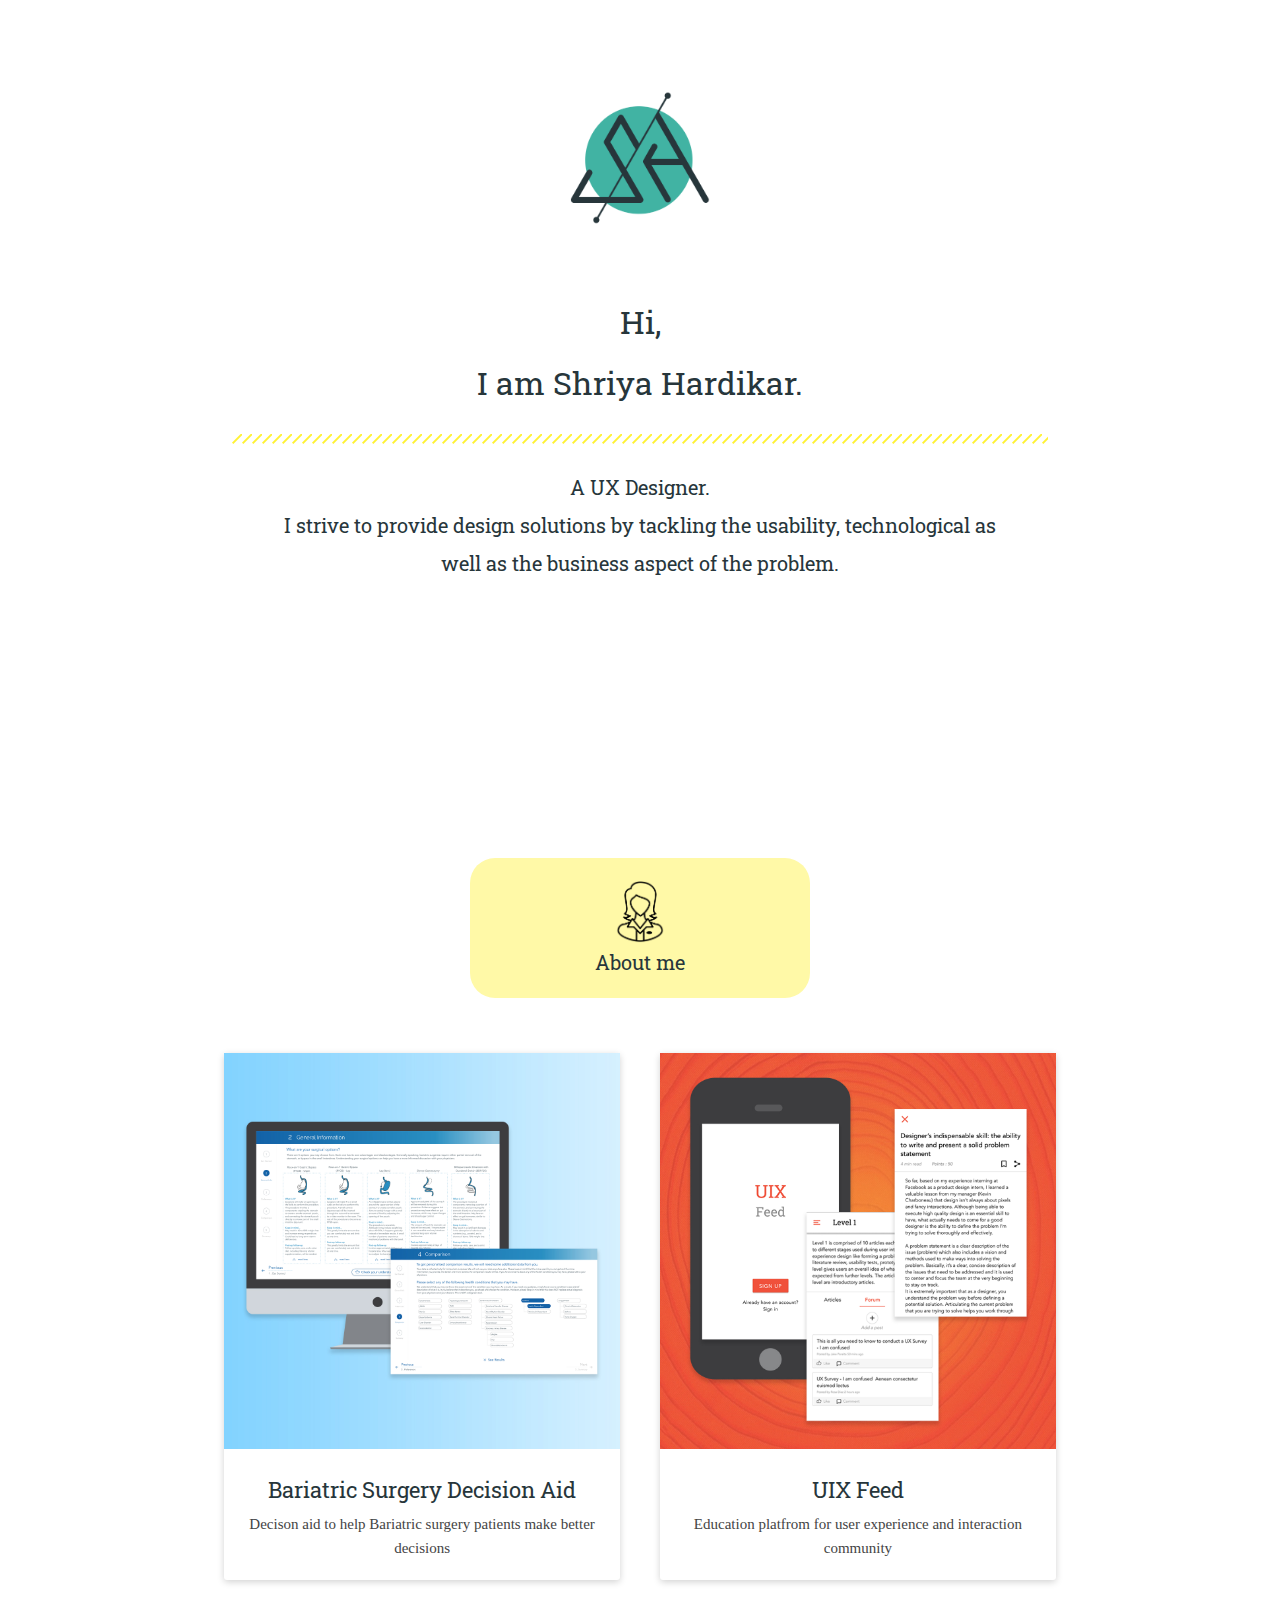
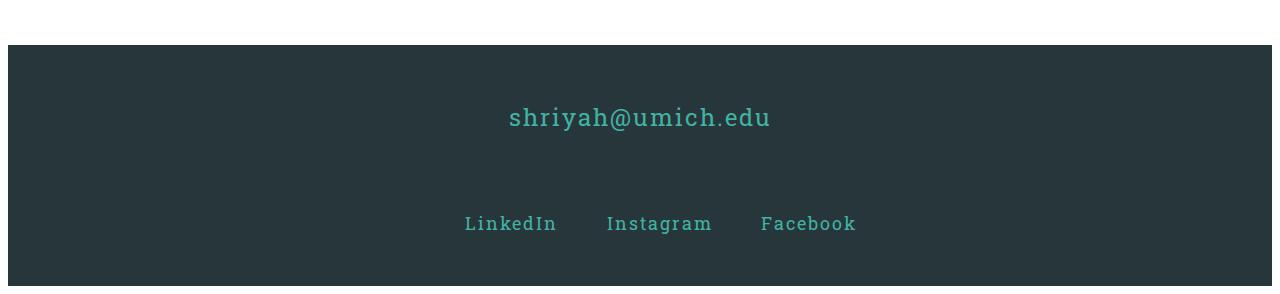
<file: index.html>
<!DOCTYPE html>
<html lang="en"> 

    <head>

        <meta charset="utf-8">
        <title>Shriya Hardikar</title>
        <meta name="description" content="I am Shriya Hardikar, a User Experience Researcher and an Interface Designer. This website shows the projects I am currently working on and have worked before.">
        <meta name="author" content="Shriya Hardikar">

        <meta name="viewport" content="width=device-width, initial-scale=1">


        <link href='https://fonts.googleapis.com/css?family=Roboto+Slab' rel='stylesheet' type='text/css'>
        <link href='https://fonts.googleapis.com/css?family=Roboto' rel='stylesheet' type='text/css'>
<!--         <link href='https://fonts.googleapis.com/css?family=Avenir' rel='stylesheet' type='text/css'> -->


        <link rel="stylesheet" href="css/layout.css">

        <link rel="shortcut icon" href="/images/shri-favicon.png" >

    </head>


    <body>

        <header role="banner" id="home">


            <!--Introduction-->
            <div class="row banner">
                <div class="logo">
                    <a href="index.html"><img src="images/shriyalogo.png" alt="Brand Logo"></a>
                </div>

                <div class="banner-text">

                    <h1>Hi,<br>I am Shriya Hardikar.
                    </h1>
                    <hr>
                    <h2>A UX Designer.<br>I strive to provide design solutions by tackling the usability, technological as well as the business aspect of the problem.
                    </h2>



                </div>





            </div>
        </header> 



        <!--Portfolio-->
        <section id="portfolio" role="main">

            <div class="row projects">


                <a href="about.html">
                    <div class="row item" id="about_me">
                        <div class="logo">
                            <img src="images/profile_icon.png" alt="Profile icons">
                        </div>

                        <h3>
                            About me
                        </h3>

                    </div>
                </a>


                <div class="twelve columns main-col">



                    <div class="row item">


                        <div class="each-project five columns">
                            <a href="bariatricsurgerydecisionaid.html">
                                <div class="each-project-img">
                                    <img src="images/BariatricSurgery/Bariatric-logo.jpg" alt="Bariatric Surgery Inferface">
                                </div>
                                <div class="each-project-text">


                                    <h3>Bariatric Surgery Decision Aid</h3>

                                    <h4>Decison aid to help Bariatric surgery patients make better decisions</h4>
                                </div></a>
                        </div>




                        <div class="each-project five columns">
                            <a href="uixfeed.html">
                                <div class="each-project-img">
                                    <img src="images/UIXFeed/uixfeed-1.jpg" alt="UIX Feed Interface">
                                </div>
                                <div class="each-project-text">


                                    <h3>UIX Feed</h3>

                                    <h4>Education platfrom for user experience and interaction community</h4>
                                </div>
                            </a>
                        </div>



                    </div> 
                </div>
            </div> 
        </section> 


        <!--Contact-->
        <section id="contact">
            <div class="banner">
                <div class="banner-text">
                    <h2><a href="mailto:shriyah@umich.edu">shriyah@umich.edu</a></h2>
                </div>
            </div>


        </section> 



        <!--Footer-->
        <footer role="contentinfo">
            <div class="row">

                <div class="twelve columns">
                    <ul class="social-links">
                        <li><a href="https://www.linkedin.com/in/shriyahardikar/">LinkedIn</a></li>
                        <li><a href="https://www.instagram.com/hardy16_/">Instagram</a></li>
                        <li><a href="https://www.facebook.com/shriya.hardikar">Facebook</a></li>
                    </ul>
                </div>

            </div>
        </footer>

    </body>

</html>
</file>
<file: css/layout.css>
body {
    background: #fff;

}


a, a:visited {
    text-decoration: none;
    outline: 0;
    color: #000;

}
a:hover, a:focus { color: #313131; }


img {
    max-width: 100%;
    height: auto;
}


.row {
    width: 100%;
    max-width: 1020px;
    margin: 0 auto;
}

.row .row { width: auto; max-width: none; margin: 35px ; }

/* row clearing */
.row:before,
.row:after {
    content: " ";
    display: table;
}
.row:after {
    clear: both;
}


/* column widths */
.row .one         { width: 8.33333%; }
.row .two         { width: 16.66667%; }
.row .three       { width: 25%; }
.row .four        { width: 33.33333%; }
.row .five        { width: 41.66667%; }
.row .six         { width: 50%; }
.row .seven       { width: 58.33333%; }
.row .eight       { width: 66.66667%; }
.row .nine        { width: 75%; }
.row .ten         { width: 83.33333%; }
.row .eleven      { width: 91.66667%; }
.row .twelve      { width: 100%; }



.container {
    width: 1200px;
    margin: 50px auto;
}


header {
    position: relative;
    height: 800px;
    min-height: 500px;
    width: 100%;
    background-color: #fff;
    text-align: center;
    overflow: hidden;
}

header .banner {

    padding-top: 80px;
    display: inline-block;
    vertical-align: middle;
    margin: 0 auto;
    width: 85%;
    text-align: center;
}

header .banner-text { 
    width: 100%; 
    margin-top: 60px;
    margin-bottom: 60px;
}

header .banner-text h1 {
    font: 32px/1.9em 'Roboto Slab', serif;
    color: #27363b;
    margin: 0 auto;
    width: 70%;
    text-align: center;
    margin-bottom: 20px;
}

header .banner-text h2 {
    font: 20px/1.9em 'Roboto Slab', serif;
    color: #27363b;
    margin: 0 auto;
    width: 70%;
    text-align: center;
    margin-bottom: 20px;
    /*    text-shadow: 0px 1px 2px rgba(0, 0, 0, .5);*/
}


header .banner-text h3 {
    font: 20px/1.9em 'Avenir', serif;
    color: #444;
    margin: 0 auto;
    width: 70%;
    text-align: center;

    /*    text-shadow: 0px 1px 2px rgba(0, 0, 0, .5);*/
}


header .banner-text hr {
    width: 80%;
    margin: 18px auto 24px auto;
    height: 10px;
    background: url("../images/others/dash.png") repeat-x 0 0;

    border: 0;
}


header .banner .logo img{
    height: 140px;
    width: auto;
    position: relative;

}





li a, li a:visited { color: #41b3a3; }
li a:hover, li a:focus { color: #fff234; }


#about_me{
    background: #fff9a7;
    overflow: hidden;
    width: 300px;
    height: 100px;
    margin: 0 auto;
    border-radius: 25px;
    display: grid;
    padding: 20px;
}

#about_me h3{
    font: 20px 'Roboto Slab', serif;
    color: #27363b;
    margin: 0 auto;

    text-align: center;

}

#about_me img{

    width: 50px;
    height: auto;
    margin: 0 auto;
}

#about_me .logo{

    text-align: center;
}

#about {
    background: #fff;
    overflow: hidden;
}

#about a, #about a:visited  { color: #444; }
#about a:hover, #about a:focus { color: #444; }

#about h2 {
    font: 22px/30px 'opensans-bold', sans-serif;
    color: #fff;
    margin-bottom: 12px;
}
#about p {
    line-height: 30px;
    font: 15px/24px 'Roboto', serif; 
    color: #7A7A7A;
    margin: 0px;
    /*    padding-right: 20px;*/
}
#about .profile-pic {
    position: relative;
    width: 120px;
    height: 120px;
    border-radius: 100%;
}

#about .about-me h1{
    margin-bottom: 48px;
    text-align: right;
    padding-right: 20px;
}

#about .about-me h1 span{
    font-family: "Roboto Slab";
    letter-spacing: 3px;
    text-align: center;
    margin-bottom: 0px;
    font-size: 22px;
    color: #fff;
}


#about .explain-para hr{
    width: 60%;
    margin: 5px auto 5px auto;
    height: 10px;
    background: url("../images/others/dash.png") repeat-x 0 0;

    border: 0;
}




#about .about-heading h1{
    font: 40px/24px 'Roboto Slab', serif;
    text-align: center;
    padding: 25px 0px 10px 0px;
    line-height: normal;
    margin: 0px 20px;
    color: #27363b;
    letter-spacing: 3px;
}



#about .about-heading h3{
    font: 26px/18px 'Avenir', serif;
    padding: 20px 0px 25px 0px;
    margin: 0px 20px 20px 20px;
    color: #838383;
    text-align: center;
    /*    background-color: #ecefae;*/
}

#about .about-info{
    display: flex;
}

#about .about-info-1{
    width: 40%;

    line-height: 1.2;
}

#about .about-info-2{
    width: 60%;

    margin-bottom: 20px;
}

#about .about-info-1 h4{
    font: 16px/16px 'Roboto Slab', serif;
    padding: 10px 0px;
    margin: 0px 20px;
    color: #41b3a3;
    text-align: right;
}

#about .about-info-2 h4{
    font: 16px/16px 'Avenir', serif;
    padding: 10px 0px;
    margin: 0px 20px;
    color: #444;
    text-align: left;
    line-height: 17px;
}

#about .about-info-2 h5{
    font: 18px/18px 'Avenir', serif;
    padding: 5px 0px;
    margin: 0px 20px;
    color: #444;
    text-align: left;
}










#about .univ-time{
    display: flex;
    justify-content: space-between;

    /*    float: right;*/
}

/*#resume .header-col { padding-top: 9px; }*/
/*#resume .main-col { padding-right: 10%; }*/

.education, .work{
    margin-bottom: 48px;
    padding-bottom: 24px;
    border-bottom: 1px solid #E8E8E8;
}
#about .explain-para p{
    font: 15px/24px 'Avenir', serif;
    /*    color: #6E7881;*/
    color: #444;
    margin-bottom: 10px;
    margin-top: 20px;

    /*    letter-spacing: 1px;*/
}
/*
#project .info span {
margin-right: 5px;
margin-left: 5px;
}
*/


#about .explain-para h4{
    font: 30px/18px 'Roboto Slab', serif;
    padding: 30px 0px 10px 0px;
    color: #41b3a3;
    width: 100%;
    text-align: left;
    letter-spacing: 2px;
}

#about .explain-para h5{
    font: 26px/18px 'Roboto Slab', serif;
    padding: 40px 0px 20px 0px;
    color: #3e3e3e;
    width: 100%;
    text-align: left;
}



#about .explain-para-problem p{
    font: 15px/24px 'Avenir', serif;
    color: #444;
    margin: 25px 35px;
    text-align: center;
    font-style: italic;
}
/*
#project .info span {
margin-right: 5px;
margin-left: 5px;
}
*/

#about .explain-para-problem h4{
    font: 24px/18px 'Roboto Slab', serif;
    padding: 10px 0px;
    color: #444;
    width: 100%;
    text-align: center;
}

#about .explain-para-problem hr{
    width: 80%;
    margin: 5px auto 5px auto;
    height: 6px;
    background: url("../images/others/dash.png") repeat-x 0 0;
    border: 0;
}


#about .date {
    font: 12px/24px 'Roboto', sans-serif;
    margin-top: 6px;
    letter-spacing: 3px;
    text-transform: uppercase;
    color: dimgrey;
}



#about .proj-img{
    margin: 0 auto;
    width: 100%;
    height: 100%;
    width: 350px; 
    height: auto;margin-top: 30px; 
    border-radius: 3px;
}

#about .proj-img h3{
    padding: 30px 0px;
    font: 18px/24px 'Roboto', sans-serif;
    text-align: center;
}

#about .proj-img img{
    margin: 10px;
    display: block;
    max-width: auto;
    margin-left: auto;
    margin-right: auto;
}

#about .explain-para .proj-img h5{
    font: 12px/24px 'Avenir', sans-serif;
    padding: 5px 0px 20px 0px;
    font-style: italic;
    text-align: center;
    color: #838383;
}



#about .about-heading hr{
    width: 80%;
    margin: 5px auto 5px auto;
    height: 10px;
    /*	background: url(http://ibrahimjabbari.com/english/images/hr-11.png) repeat-x 0 0;*/
    background: url("../images/others/dash.png") repeat-x 0 0;

    border: 0;
}






#about .contact-info{
    color: #444;
    width: auto;
    max-width: none;
    text-align: center;
    margin: 10px 0;
    font-size: 20px; 
    text-align: center;
}




#project {
    background: #fff;
    overflow: hidden;
}

#project a, #project a:visited  { color: #11ABB0; }
#project a:hover, #project a:focus { color: #313131; }

#project h1 {
    font: 30px/30px 'opensans-bold', sans-serif;
    text-transform: uppercase;
    letter-spacing: 1px;
    text-align: center;
    line-height: 46px;
    margin: 0px 40px;
}


#project .project-heading h1{
    font: 40px/24px 'Roboto Slab', serif;
    padding: 25px 0px 10px 0px;
    line-height: normal;
    margin: 0px 20px;
    color: #27363b;
    /*    background-color: #ecefae;*/
    letter-spacing: 3px;
    line-height: 40px;
}

#project .project-heading h2{
    font: 26px/18px 'Avenir', serif;
    padding: 20px 0px 25px 0px;
    margin: 0px 20px 20px 20px;
    color: #838383;
    text-align: center;
}


#project .project-heading h3{
    font: 26px/18px 'Avenir', serif;
    padding: 20px 0px 25px 0px;
    margin: 0px 20px 20px 20px;
    color: #838383;
    text-align: center;
    line-height: 30px;
    /*    background-color: #ecefae;*/
}

#project .project-info{
    display: flex;
}

#project .project-info-1{
    width: 40%;

    line-height: 1.2;
}

#project .project-info-2{
    width: 60%;

    margin-bottom: 20px;
}

#project .project-info-2 .skill {
    width: 60%;
    line-height: 20px;
    margin-bottom: 20px;
}

#project .project-info-1 h3{
    font: 17px 'Roboto Slab', serif;
    padding: 10px 0px;
    margin: 0px 20px;
    color: #444;
    text-align: right;
}

#project .project-info-2 h4{
    font: 16px/16px 'Avenir', serif;
    padding: 10px 0px;
    margin: 0px 20px;
    color: #444;
    text-align: left;
    line-height: 17px;
}

#project .project-info-2 h5{
    font: 18px/18px 'Avenir', serif;
    padding: 5px 0px;
    margin: 0px 20px;
    color: #444;
    text-align: left;
}





#project .explain-para .six{
    padding: 30px;
}

#project .explain-para .six p{
    margin: 0px;
}

#project .explain-para p{
    font: 15px/24px 'Avenir', serif;
    /*    color: #6E7881;*/
    color: #444;
    margin-bottom: 35px;
    margin-top: 20px;
    /*    letter-spacing: 1px;*/
}


#project .explain-para h4{
    font: 30px/18px 'Roboto Slab', serif;
    padding: 30px 0px 10px 0px;
    color: #328075;
    width: 100%;
    text-align: left;
    letter-spacing: 2px;
    line-height: 40px;
}

#project .explain-para h5{
    font: 26px/18px 'Roboto Slab', serif;
    padding: 40px 0px 20px 0px;
    color: #3e3e3e;
    width: 100%;
    text-align: left;
    line-height: 30px;
}



#project .explain-para-problem p{
    font: 15px/24px 'Avenir', serif;
    color: #444;
    margin: 25px 35px;
    text-align: center;
    font-style: italic;
}
#project .explain-para-problem span{
    color: #444;
}


#project .explain-para-problem h4{
    font: 24px/18px 'Roboto Slab', serif;
    padding: 10px 0px;
    color: #444;
    width: 100%;
    text-align: center;
}

#project .explain-para-problem hr{
    width: 80%;
    margin: 5px auto 5px auto;
    height: 6px;
    background: url("../images/others/dash.png") repeat-x 0 0;
    border: 0;
}

#project .explain-para-problem .proj-img{
    height: 500px; 
    width: auto;
}

#project .proj-img{
    width: 100%;
    height: 100%;

}

#project .proj-img h3{
    padding: 30px 0px;
    font: 18px/24px 'Roboto', sans-serif;
    text-align: center;
}

#project .proj-img img{
    margin: 10px;
    display: block;
    max-width: auto;
    margin-left: auto;
    margin-right: auto;
    height: auto;
    width: 600px;
}

#project .explain-para .proj-img h5{
    font: 12px/24px 'Avenir', sans-serif;
    padding: 5px 0px 20px 0px;
    font-style: italic;
    text-align: center;
    color: #444;
}

#project .proj-img-hifi{
    width: 100%;
    height: 100%;

}

#project .proj-img-hifi h3{
    padding: 30px 0px;
    font: 18px/24px 'Roboto', sans-serif;
    text-align: center;
}


#project .proj-img-hifi img{
    margin: 10px;
    display: block;
    max-width: auto;
    margin-left: auto;
    margin-right: auto;
    width: 550px; 
    height: auto; 
    box-shadow: 0px 1px 10px #d1d1d1
}

#project .explain-para .proj-img-hifi h5{
    font: 12px/24px 'Avenir', sans-serif;
    padding: 5px 0px 20px 0px;
    font-style: italic;
    text-align: center;
    color: #444;
}

#project .project-heading hr{
    width: 80%;
    margin: 5px auto 5px auto;
    height: 10px;
    /*	background: url(http://ibrahimjabbari.com/english/images/hr-11.png) repeat-x 0 0;*/
    background: url("../images/others/dash.png") repeat-x 0 0;

    border: 0;
}



.item {
    display: flex;
    flex-direction: row;
    flex-wrap: wrap;
    justify-content: center;
}

#portfolio {
    /*    background: #f2f2f2;*/
    background: #fff;
    padding:50px 10px 10px 10px;
}

#portfolio h1 {
    font: 18px/24px 'opensans-bold', sans-serif;
    text-transform: uppercase;
    letter-spacing: 1px;
    text-align: right;
    padding-right: 20px;
}

#portfolio h1 span{
    font-family: "Roboto Slab";
    font-size: 22px;
}




#portfolio .each-project
{
    margin: 20px;
    display: flex;
    align-items: center;
    /*    border: 1px solid #d8d8d8;*/
    box-shadow: 0px 2px 7px #d2d2d2;
    flex-direction: column;
    border-radius: 3px;
}

#portfolio .each-project:hover{
    box-shadow: 0px 5px 10px #d2d2d2;
}

#portfolio .each-project img
{
    /*    padding: 0px 20px 0px 20px;*/
}

#portfolio .each-project-text {
    font: 20px/24px 'Cardo', serif;
    color: #444;
    margin: 0px;
    width: 100%;
    text-align: center;

}


#portfolio .each-project-text h3{
    font: 22px/24px 'Roboto Slab', serif;
    padding: 25px 0px 5px 0px;
    color: #27363b;
    margin: 0px 20px;
}



#portfolio .each-project-text h4{
    font: 15px/24px 'Avenir', serif;
    padding: 5px 0px 20px 0px;
    margin: 0px 20px;
    color: #444;
}


#portfolio .explain-para h4{
    font: 24px/18px 'Roboto Slab', serif;
    padding: 30px 0px 10px 0px;
    color: #f0810f;
    width: 100%;
    text-align: center;
    letter-spacing: 3px;
}



#portfolio  .info span {
    margin-right: 5px;
    margin-left: 5px;
}


#portfolio .portfolio-text{
    margin-left: 20px;
}

#portfolio .portfolio-text h2 {
    /*    font: 28px/1.9em 'librebaskerville-regular', serif;*/
    font: 20px/1.9em 'Roboto Slab', serif;
    color: #000;
    margin: 0 auto;
    text-align: left;
    margin-bottom: 20px;
}


#portfolio .portfolio-text h3 {

    font: 16px/1.9em 'Avenir', serif;
    color: #444;
    line-height: 25px;
    margin: 0 auto;
    text-align: left;

}




#contact {
    background: #27363b;
    padding: 50px 0px 0px 0px;

}
#contact .section-head { margin-bottom: 42px; }

#contact a, #contact a:visited  { color: #41b3a3; }
#contact a:hover, #contact a:focus { color: #fff234; }


#contact .banner {
    display: inline-block;
    vertical-align: middle;
    margin: 0 auto;
    width: 100%;
    padding-bottom: 10px;
    text-align: center;
}

#contact .banner-text { width: 100%; ;
    padding-bottom: 40px;}


#contact .banner-text h2 {

    font: 24px/1.9em 'Roboto Slab', serif;
    color: #efefef;
    margin: 0 auto;
    width: 100%;
    text-align: center;
    letter-spacing: 2px;

}


footer {
    background-color: #27363b;
    color: #41b3a3;
    font-size: 14px;
    text-align: center;

}

footer a, footer a:visited { color: #41b3a3; }
footer a:hover, footer a:focus { color: #fff234; }

/* social links */
footer .social-links {
    margin: 18px 0 50px 0;
    padding: 0;
    font-size: 25px;

}
footer .social-links li {
    font: 18px 'Roboto Slab', serif;
    letter-spacing: 2px;

    display: inline-block;
    margin: 0;
    padding: 0;
    margin-left: 42px;
    color: #F06000;
}


@media only screen and (max-width: 560px) {

    .row {
        width: auto;
        margin: 0 auto;
        padding: 0;
    }
    .column, .columns {
        width: auto !important;
        float: none;
        margin-left: 0;
        margin-right: 0;
        padding: 0px 0px;
    }
    .row .row { width: auto; max-width: none; margin: 0 35px; }


}









@media only screen and (max-width: 1024px) {
    header .banner-text h1 {
        letter-spacing: -1px;
        margin: 0 auto 12px auto;
        font: 32px/1.9em 'Roboto Slab', serif;
        color: #27363b;
        margin: 0 auto;
        width: 70%;
        text-align: center;
        margin-bottom: 20px;
    }

    #about_me {
        background: #fff9a7;
        overflow: hidden;
        width: 300px;
        height: 100px;
        margin: 0 auto;
        border-radius: 25px;
        display: grid;
        padding: 20px;
    }
}


@media only screen and (max-width: 900px) {

    header .banner { padding-bottom: 12px; }
    header .banner-text h1 {
        font: 32px 'Roboto Slab', serif;
        letter-spacing: -1px;      
    }
    header .banner-text h2 {
        font: 20px/1.9em 'Roboto Slab', serif;
        width: 80%;
        text-align: center;
        margin-bottom: 20px;
    }

    header .banner-text h3 {

        width: 80%;
        text-align: center;
        font: 20px/1.9em 'Avenir', serif;
        color: #838383;
    }
    header .banner-text hr {
        width: 65%;
        margin: 12px auto;
    }

    #about_me {
        background: #fff9a7;
        overflow: hidden;
        width: 300px;
        height: 100px;
        margin: 0 auto;
        border-radius: 25px;
        display: grid;
        padding: 20px;
    }


    #portfolio h1 { font: 16px/24px 'Roboto Slab', sans-serif; }

    #contact .banner-text h2 {
        font: 22px/1.9em 'Roboto Slab', serif;
        color: #efefef;
        margin: 0 auto;
        width: 100%;
        text-align: center;
        letter-spacing: 2px;
    }

    footer .social-links li {
        font: 18px 'Roboto Slab', serif;
        letter-spacing: 2px;
        display: inline-block;
        margin: 0;
        padding: 0;
        margin-left: 42px;
        color: #F06000;
    }
}


@media only screen and (max-width: 767px) {


    header .banner {
        padding-bottom: 12px;
        padding-top: 6px;
    }
    header .banner-text h1 { font: 28px 'Roboto Slab', serif; }

    header .banner-text h2 {
        font: 26px/1.9em 'Roboto Slab', serif;
        width: 85%;
        margin-bottom: 15px;
    }

    header .banner-text h3 {
        width: 85%;
        font: 20px/1.9em 'Avenir', serif;
        color: #838383;
        text-align: center;
    }
    header .banner-text hr {
        width: 80%;
        margin: 18px auto;
    }
    #about_me {
        background: #fff9a7;
        overflow: hidden;
        width: 240px;
        height: 100px;
        margin: 0 auto;
        border-radius: 25px;
        display: grid;
        padding: 20px;
    }


    #contact .banner-text h2 {
        font: 18px/1.9em 'Roboto Slab', serif;
        color: #efefef;
        margin: 0 auto;
        width: 100%;
        text-align: center;
        letter-spacing: 2px;

    }
    footer .social-links li {
        font: 16px 'Roboto Slab', serif;
        letter-spacing: 2px;
        display: inline-block;
        margin: 0;
        padding: 0;
        margin-left: 42px;
        color: #F06000;

    }

}






@media only screen and (max-width: 560px) {


    header .banner {
        padding-bottom: 12px;
        padding-top: 6px;
    }
    header .banner-text h1 { font: 26px 'Roboto Slab', serif; }

    header .banner-text h2 {
        font: 18px/1.9em 'Roboto Slab', serif;
        width: 85%;
        margin-bottom: 15px;
    }

    header .banner-text h3 {
        width: 85%;
        text-align: center;
        font: 16px/1.9em 'Avenir', serif;
        color: #838383;
    }
    header .banner-text hr {
        width: 80%;
        margin: 18px auto;
    }

    #about_me {
        background: #fff9a7;
        overflow: hidden;
        width: 220px;
        height: 100px;
        margin: 0 auto;
        border-radius: 25px;
        display: grid;
        padding: 20px;
    }


    #contact .banner-text h2 {
        font: 18px/1.9em 'Roboto Slab', serif;
        color: #efefef;
        margin: 0 auto;
        width: 100%;
        text-align: center;
        letter-spacing: 2px;

    }
    footer .social-links li {
        font: 14px 'Roboto Slab', serif;
        letter-spacing: 2px;
        display: inline-block;
        margin: 0;
        padding: 0;
        margin-left: 42px;
        color: #F06000;

    }

}






@media only screen and (max-width: 480px) {


    header .banner { padding-top: 24px; }
    header .banner-text h1 {
        font: 26px/1.9em 'Roboto Slab', serif;     
        margin: 0 auto 24px auto;
    }

    header .banner-text h2 {
        font: 18px/1.9em 'Roboto Slab', serif;
        width: 90%;
        margin: 15px;
        text-align: center;


    }

    header .banner-text h3 {
        width: 90%;
        text-align: center;
        font: 14px/1.9em 'Avenir', serif;
        color: #838383;
    }

    #about_me {
        background: #fff9a7;
        overflow: hidden;
        width: 200px;
        height: 100px;
        margin: 0 auto;
        border-radius: 25px;
        display: grid;
        padding: 20px;
    }

    /* header social links */

    #contact .banner-text h2 {
        font: 16px/1.9em 'Roboto Slab', serif;
        color: #efefef;
        margin: 0 auto;
        width: 100%;
        text-align: center;
        letter-spacing: 2px;
    }

    footer .social-links li {
        font: 14px 'Roboto Slab', serif;
        letter-spacing: 2px;
        display: inline-block;
        margin: 0;
        padding: 0;
        margin-left: 42px;
        color: #F06000;

    }





}
</file>
